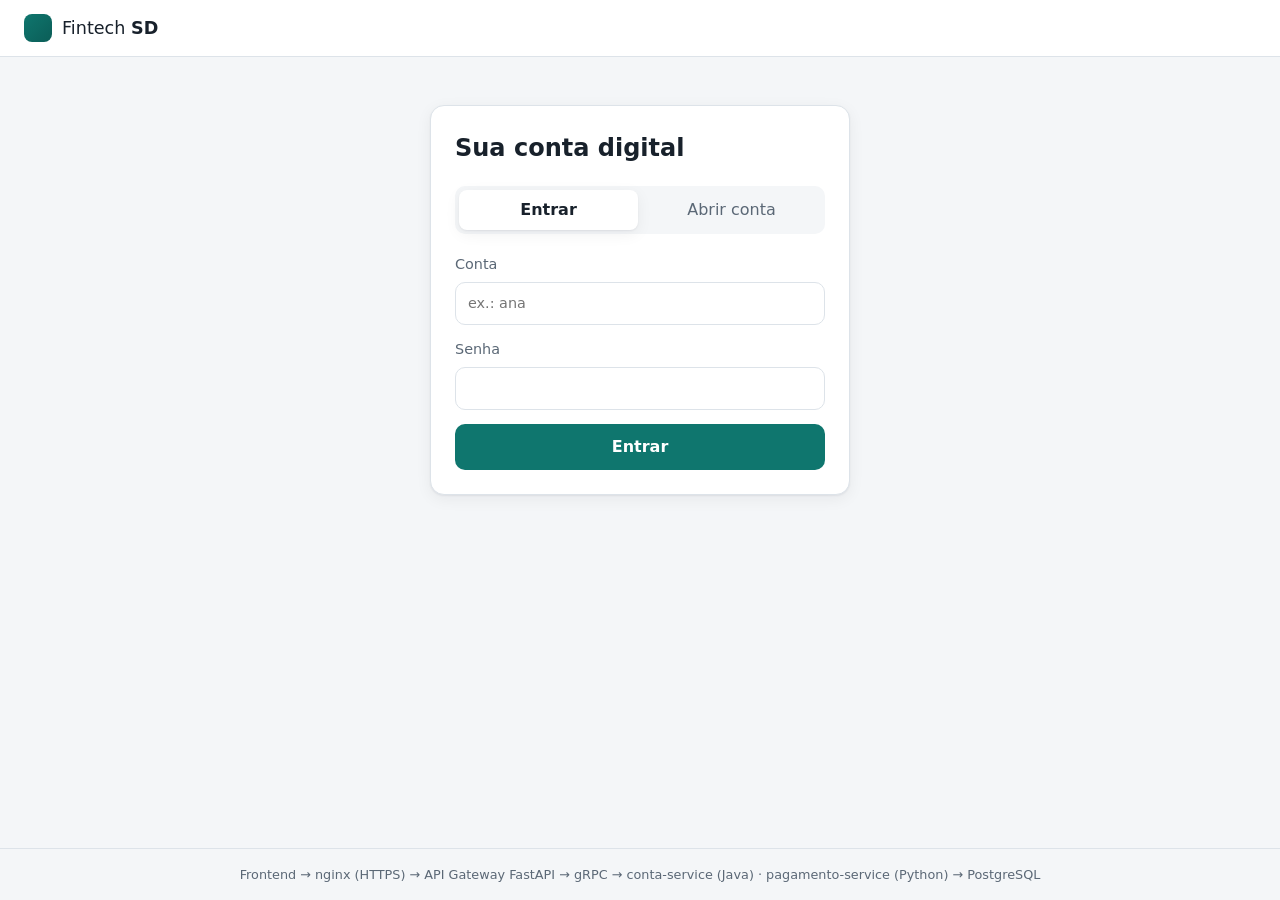
<file: frontend/index.html>
<!doctype html>
<html lang="pt-BR">
<head>
  <meta charset="utf-8">
  <meta name="viewport" content="width=device-width, initial-scale=1">
  <title>Fintech SD</title>
  <link rel="icon" href="data:image/svg+xml,%3Csvg xmlns='http://www.w3.org/2000/svg' viewBox='0 0 32 32'%3E%3Crect width='32' height='32' rx='8' fill='%230f766e'/%3E%3Cpath d='M9 21h14M9 16h14M9 11h9' stroke='white' stroke-width='3' stroke-linecap='round'/%3E%3C/svg%3E">
  <link rel="stylesheet" href="estilos.css">
  <!-- Todo o comportamento fica em app.js (sem script inline, compatível com a CSP do nginx). -->
  <script src="app.js" defer></script>
</head>
<body>
  <header class="topo">
    <div class="marca">
      <span class="marca-icone" aria-hidden="true"></span>
      <span>Fintech <strong>SD</strong></span>
    </div>
    <div id="usuario-topo" class="usuario-topo" hidden>
      <span id="topo-titular"></span>
      <span id="topo-conta" class="conta-id"></span>
      <button id="botao-sair" class="botao botao-fantasma" type="button">Sair</button>
    </div>
  </header>

  <div id="aviso" class="aviso" role="status" aria-live="polite" hidden></div>

  <!-- Tela de acesso: login e abertura de conta -->
  <main id="tela-acesso" class="tela-acesso">
    <section class="cartao cartao-acesso">
      <h1>Sua conta digital</h1>

      <div class="abas" role="tablist">
        <button id="aba-login" class="aba ativa" role="tab" aria-selected="true" type="button">Entrar</button>
        <button id="aba-registro" class="aba" role="tab" aria-selected="false" type="button">Abrir conta</button>
      </div>

      <form id="form-login" class="formulario" novalidate>
        <label>Conta
          <input name="conta" autocomplete="username" placeholder="ex.: ana" required>
        </label>
        <label>Senha
          <input name="senha" type="password" autocomplete="current-password" required>
        </label>
        <button class="botao botao-primario" type="submit">Entrar</button>
      </form>

      <form id="form-registro" class="formulario" novalidate hidden>
        <label>Nome do titular
          <input name="titular" autocomplete="name" placeholder="ex.: Ana Souza" required>
        </label>
        <label>Conta (login)
          <input name="conta" autocomplete="username" placeholder="3 a 30 letras minúsculas, números, . _ -" required>
        </label>
        <label>Senha
          <input name="senha" type="password" autocomplete="new-password" placeholder="mínimo de 8 caracteres" required>
        </label>
        <button class="botao botao-primario" type="submit">Abrir conta</button>
      </form>
    </section>
  </main>

  <!-- Painel da conta autenticada -->
  <main id="tela-painel" class="tela-painel" hidden>
    <section class="cartao cartao-saldo">
      <span class="rotulo">Saldo disponível</span>
      <strong id="saldo" class="saldo">R$ 0,00</strong>
      <button id="botao-atualizar" class="botao botao-fantasma" type="button">Atualizar</button>
    </section>

    <div class="grade-operacoes">
      <section class="cartao">
        <h2>Depositar</h2>
        <form id="form-deposito" class="formulario" novalidate>
          <label>Valor (R$)
            <input name="valor" inputmode="decimal" placeholder="ex.: 1000,00" required>
          </label>
          <button class="botao botao-primario" type="submit">Depositar</button>
        </form>
      </section>

      <section class="cartao">
        <h2>Transferir</h2>
        <form id="form-transferencia" class="formulario" novalidate>
          <label>Conta de destino
            <input name="conta_destino" placeholder="ex.: bruno" required>
          </label>
          <label>Valor (R$)
            <input name="valor" inputmode="decimal" placeholder="ex.: 150,50" required>
          </label>
          <button class="botao botao-primario" type="submit">Transferir</button>
        </form>
      </section>
    </div>

    <section class="cartao">
      <h2>Extrato</h2>
      <div class="tabela-rolagem">
        <table class="extrato">
          <thead>
            <tr><th>Data</th><th>Descrição</th><th>Status</th><th class="num">Valor</th></tr>
          </thead>
          <tbody id="linhas-extrato"></tbody>
        </table>
      </div>
      <p id="extrato-vazio" class="vazio" hidden>Nenhuma transação ainda. Faça um depósito para começar.</p>
    </section>
  </main>

  <footer class="rodape">
    Frontend → nginx (HTTPS) → API Gateway FastAPI → gRPC → conta-service (Java) · pagamento-service (Python) → PostgreSQL
  </footer>
</body>
</html>
</file>
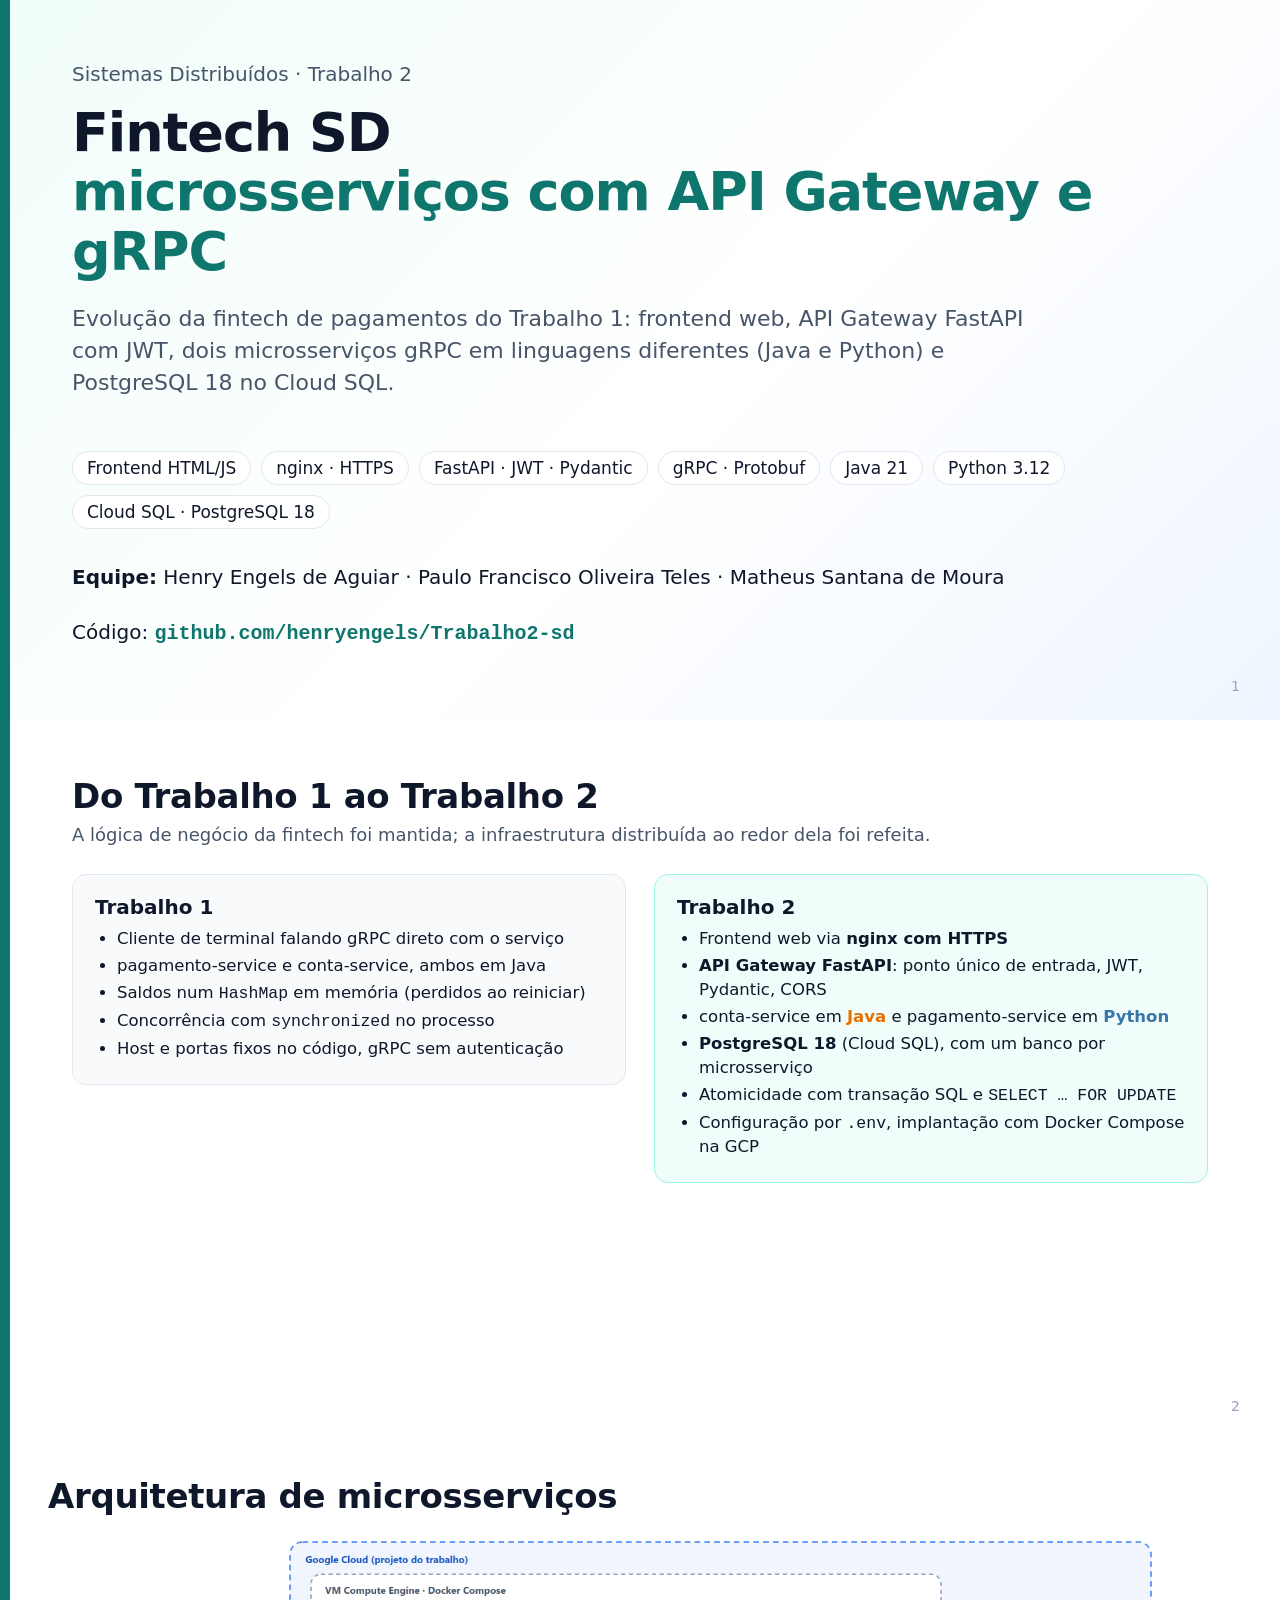
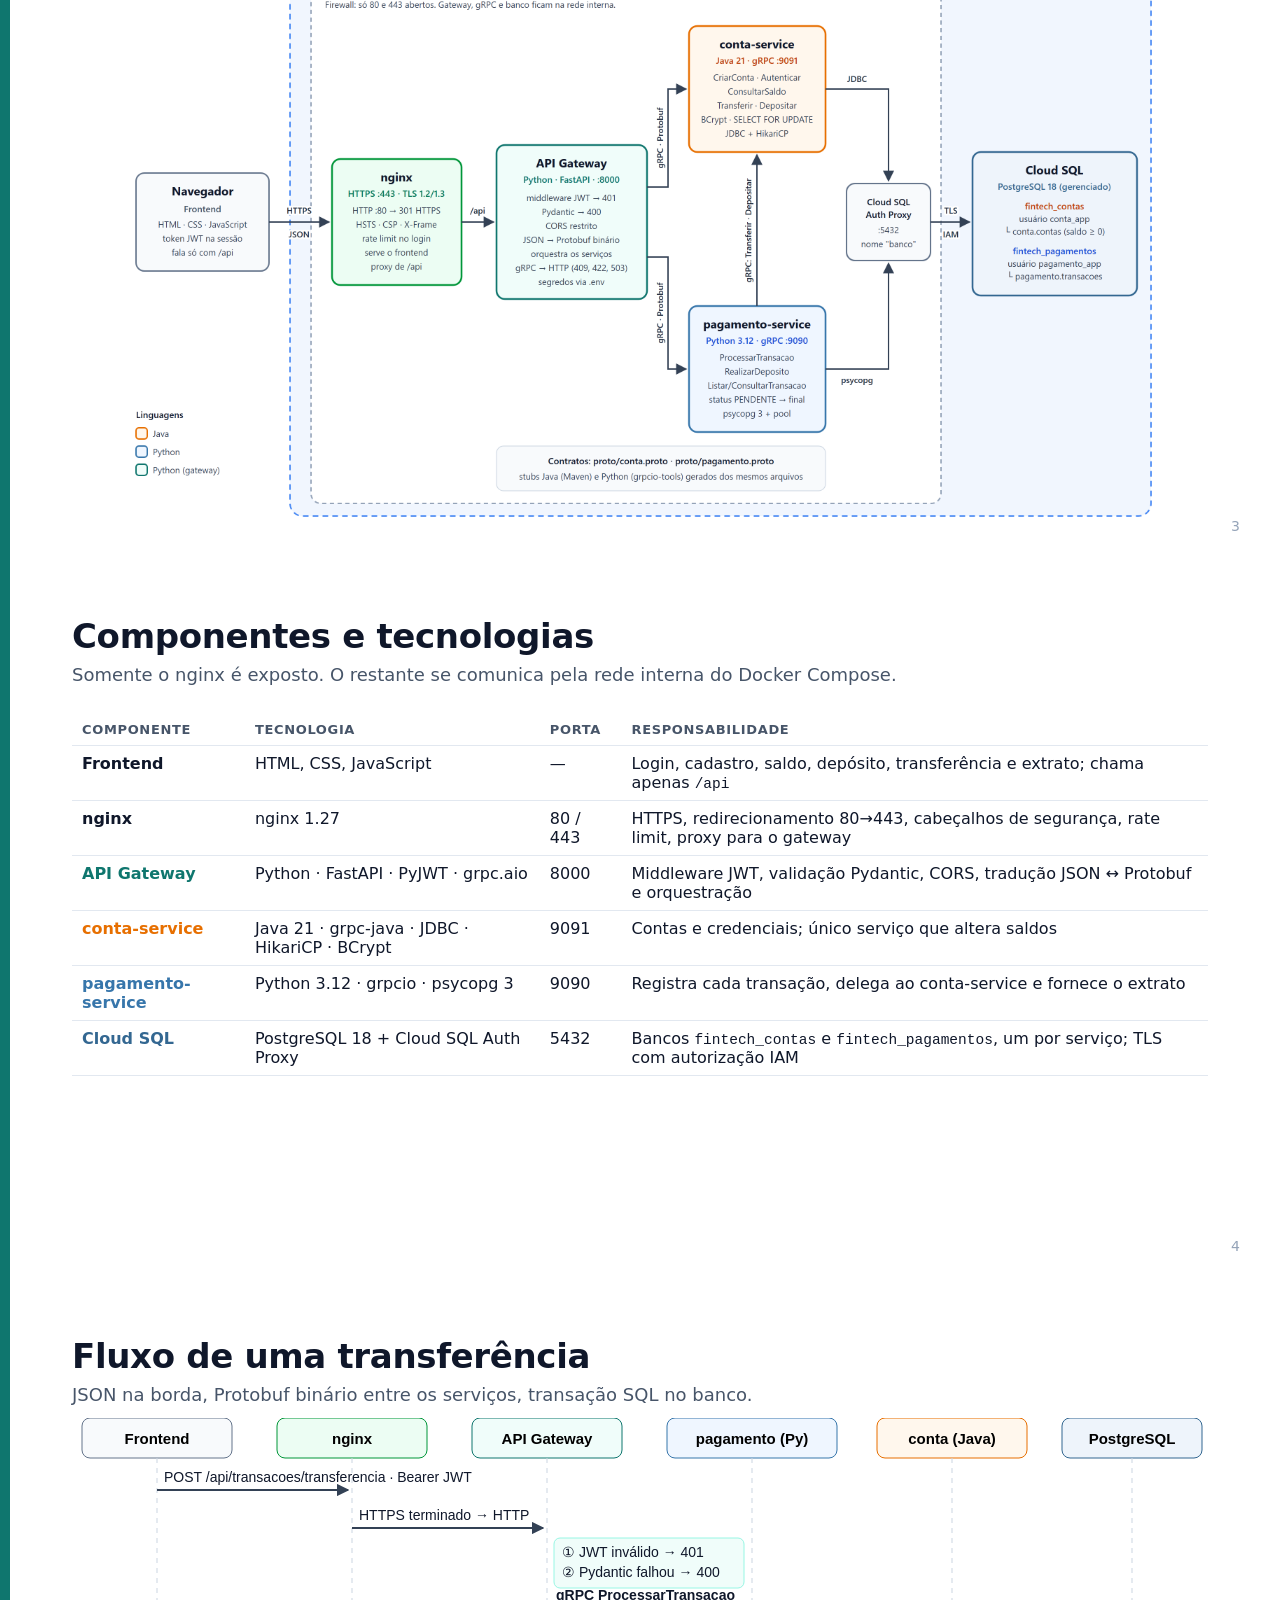
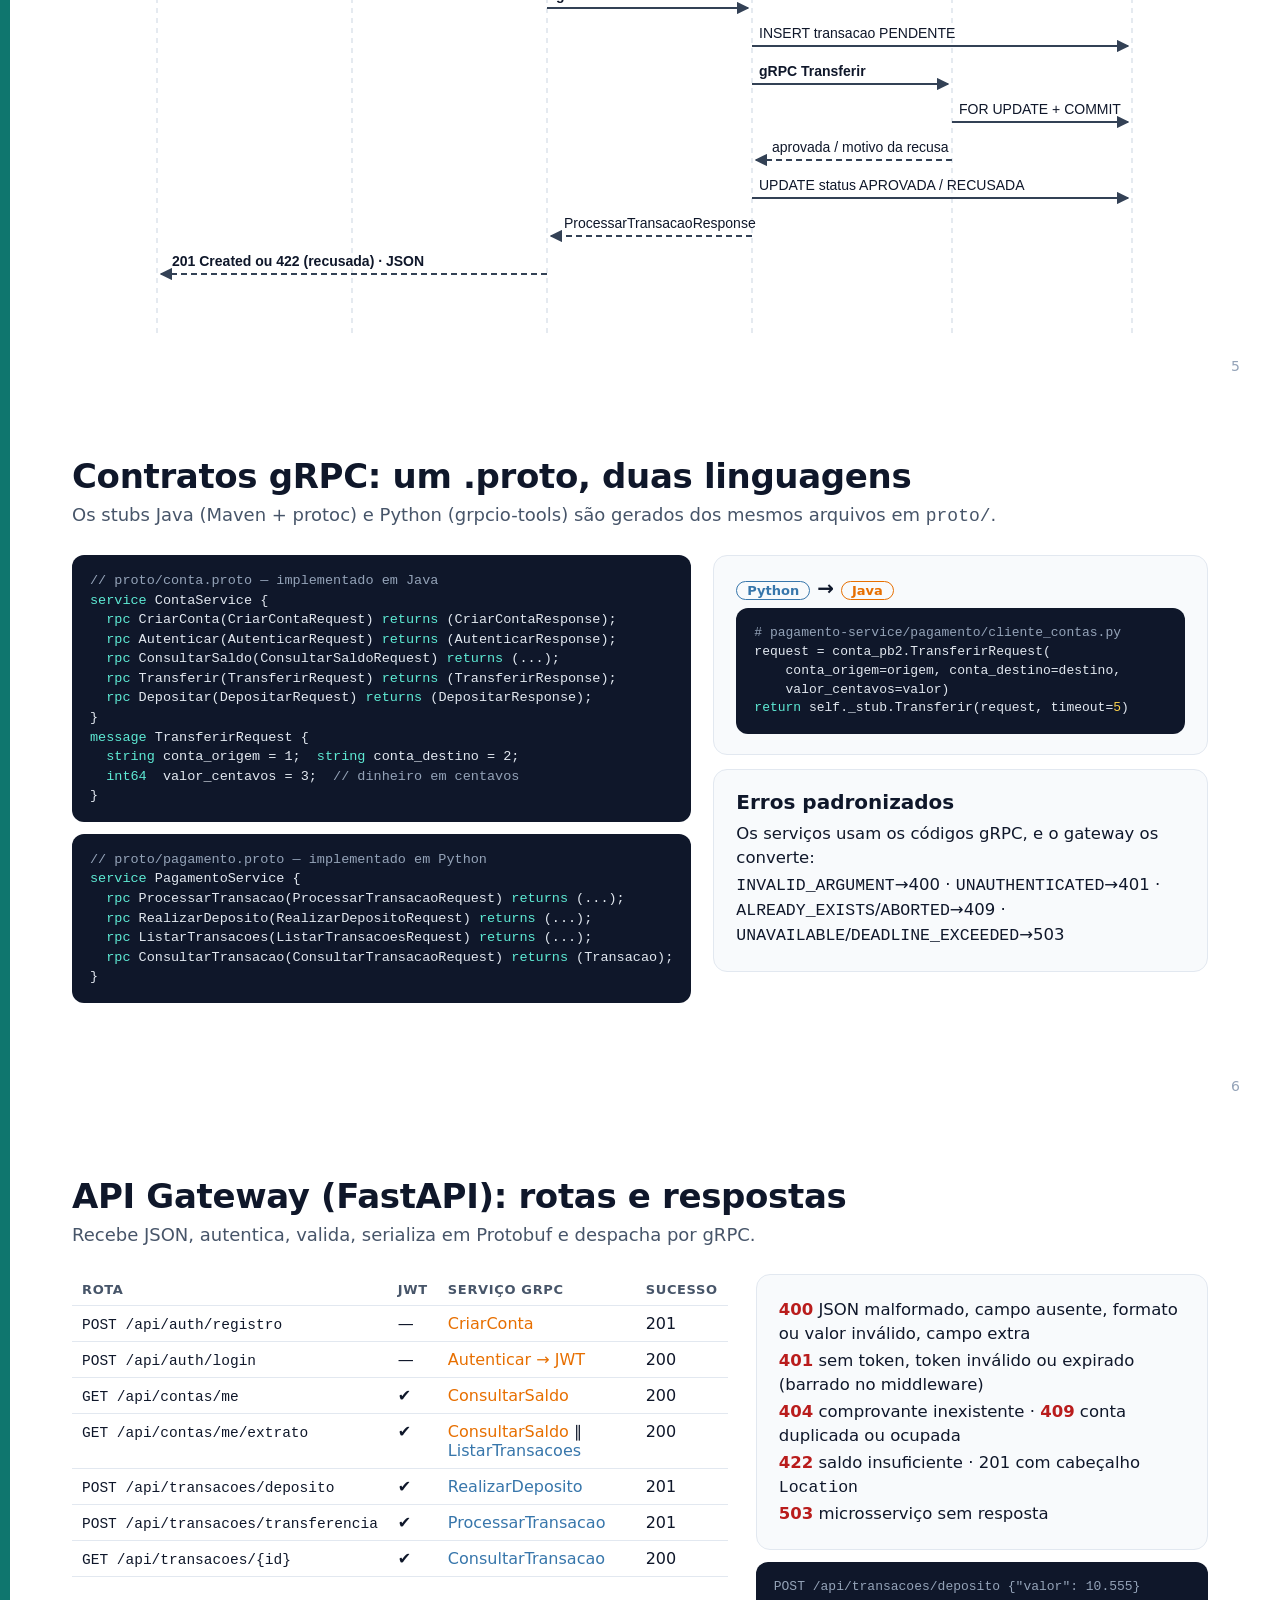
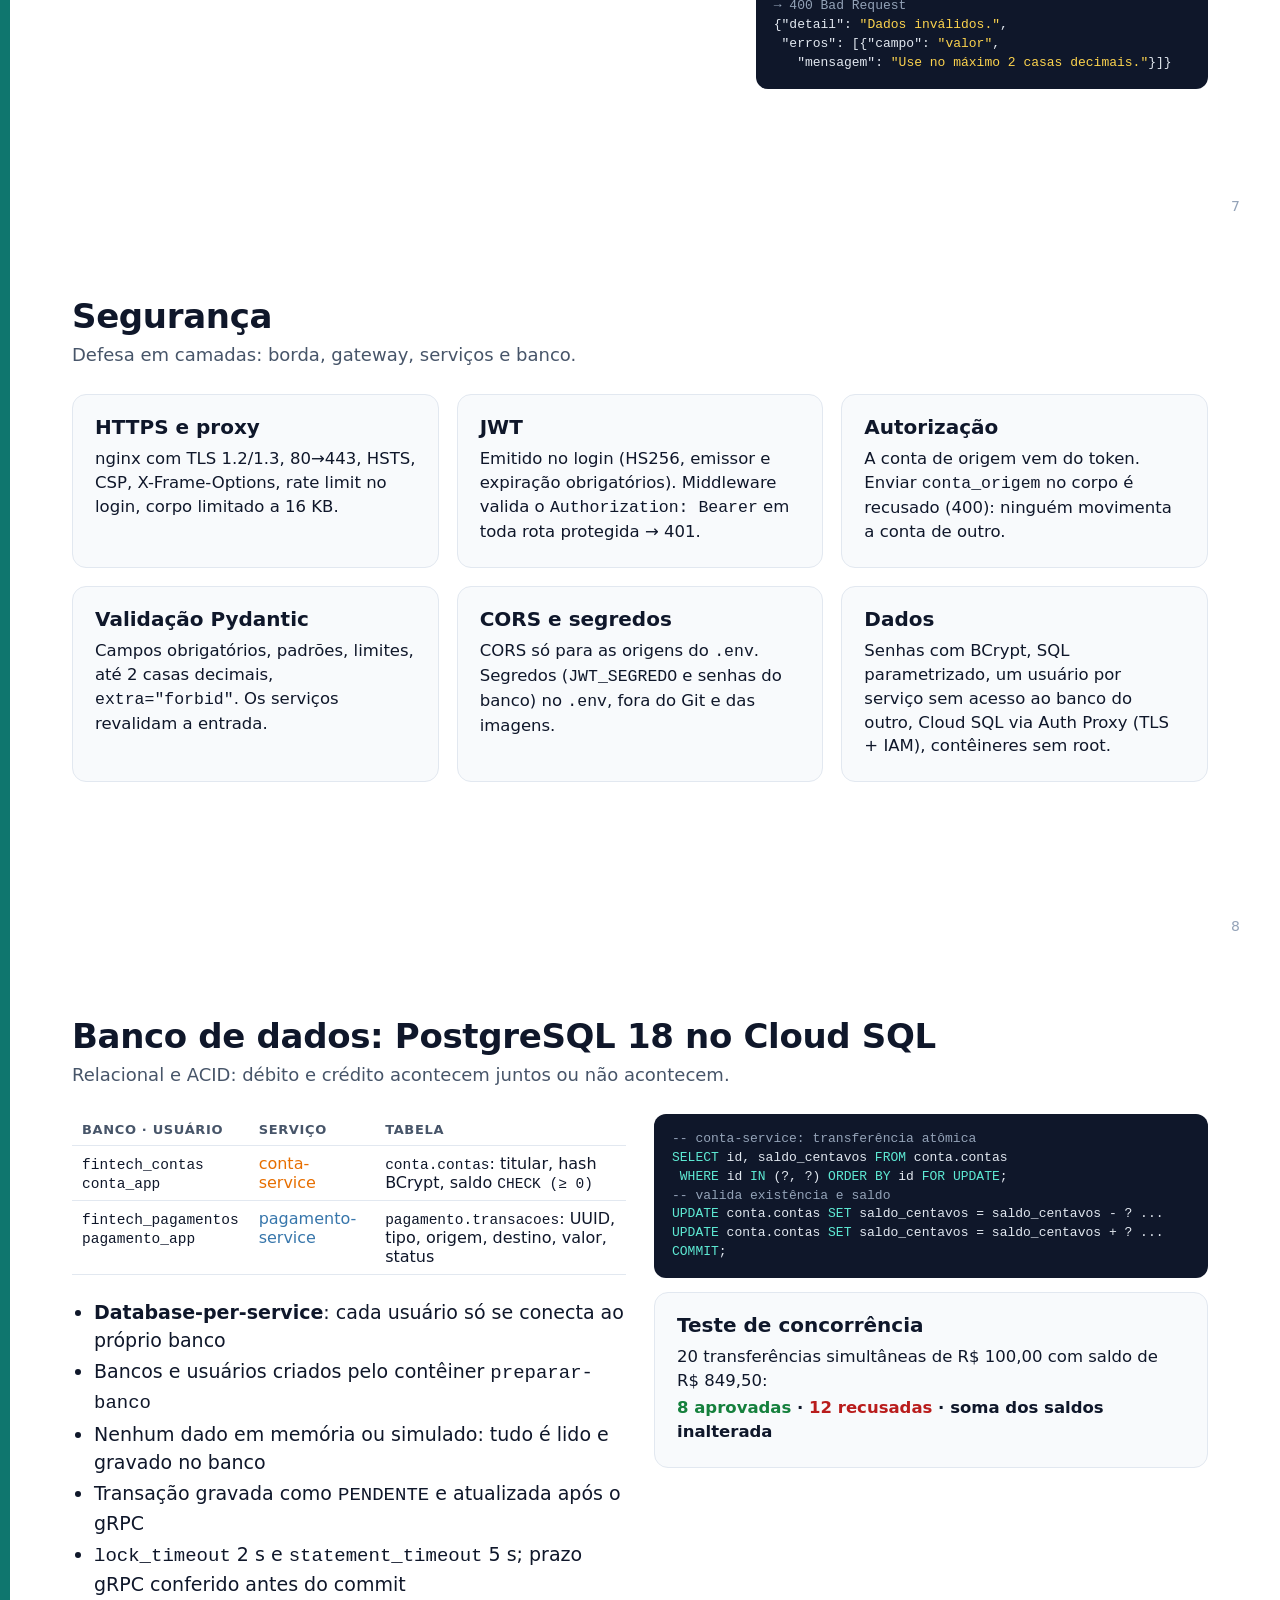
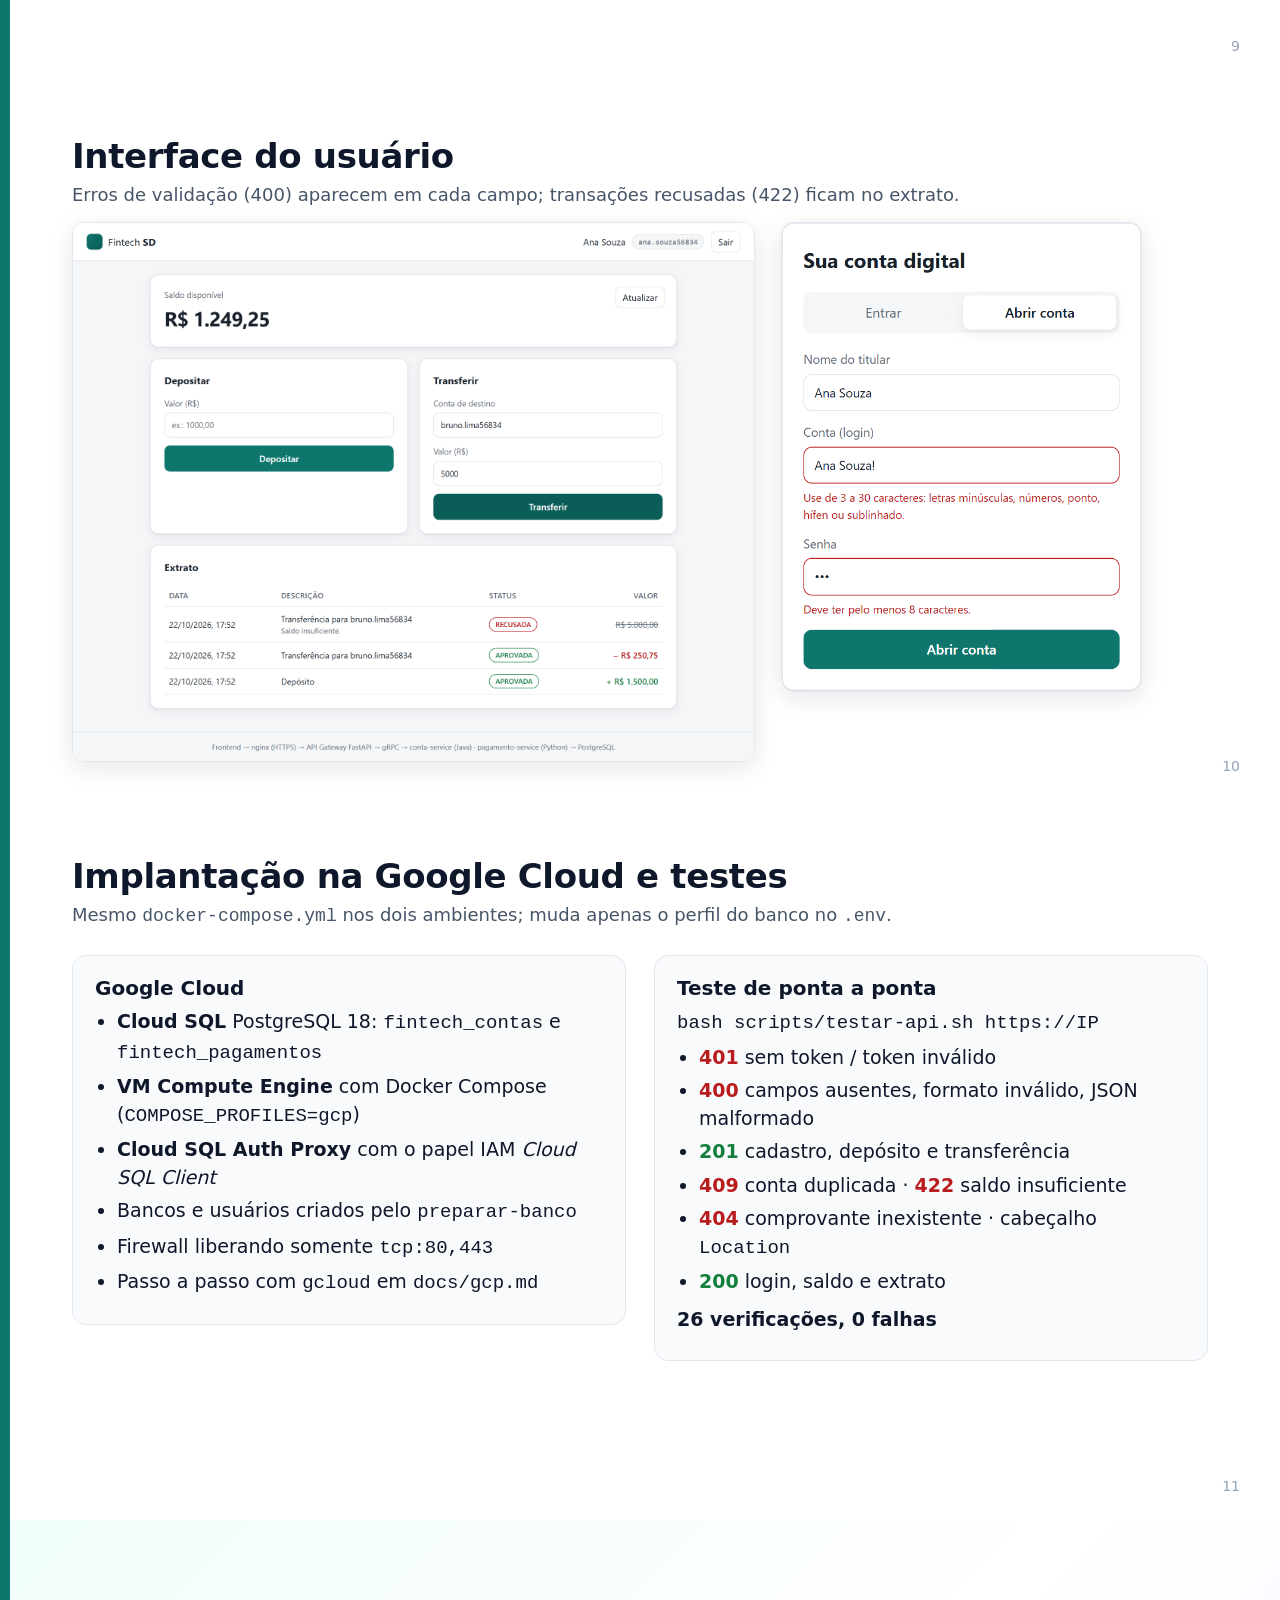
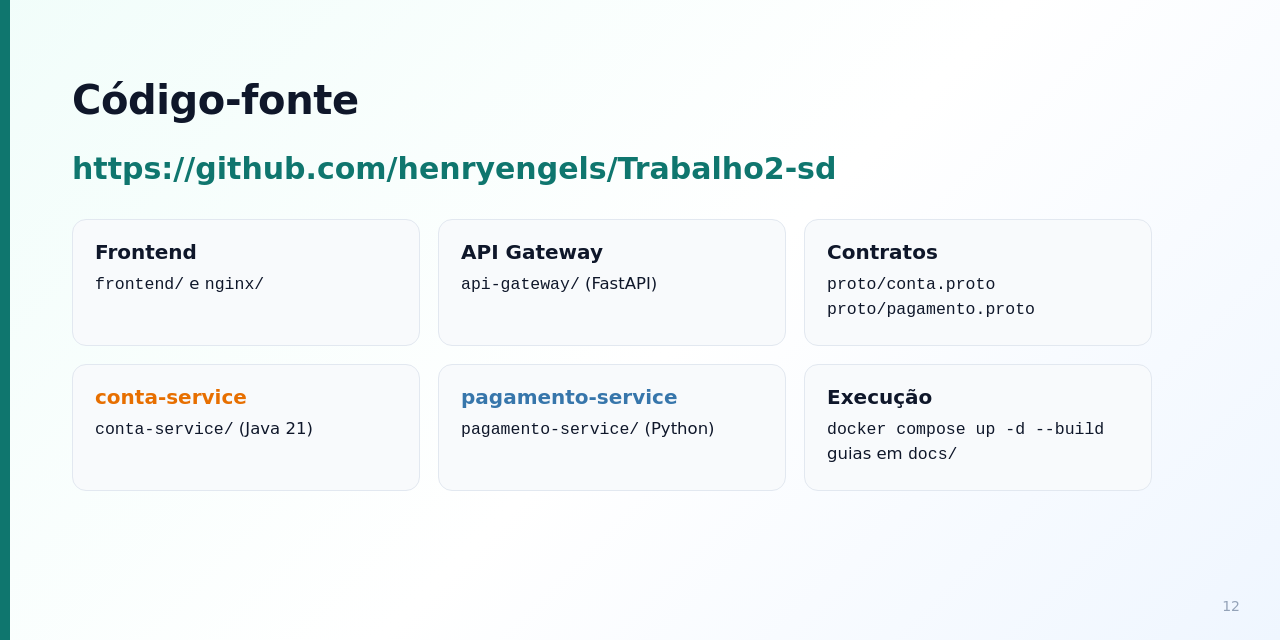
<file: docs/apresentacao.html>
<!doctype html>
<html lang="pt-BR">
<head>
<meta charset="utf-8">
<title>Fintech SD — Trabalho 2 de Sistemas Distribuídos</title>
<!-- Fonte da apresentação. Para gerar o PDF (Windows, na pasta docs):
     "C:\Program Files (x86)\Microsoft\Edge\Application\msedge.exe" --headless=new --no-pdf-header-footer
       --print-to-pdf="%CD%\apresentacao.pdf" "%CD%\apresentacao.html" -->
<style>
  @page { size: 1280px 720px; margin: 0; }
  :root {
    --tinta: #0f172a; --suave: #475569; --linha: #e2e8f0; --fundo: #f8fafc;
    --teal: #0f766e; --teal-claro: #f0fdfa; --java: #e76f00; --java-claro: #fff7ed;
    --py: #3776ab; --py-claro: #eff6ff; --pg: #336791; --verde: #15803d; --vermelho: #b91c1c;
  }
  * { box-sizing: border-box; }
  html, body { margin: 0; padding: 0; }
  body { font-family: "Segoe UI", system-ui, sans-serif; color: var(--tinta); -webkit-print-color-adjust: exact; print-color-adjust: exact; }
  .slide {
    width: 1280px; height: 720px; padding: 56px 72px 48px; position: relative; overflow: hidden;
    page-break-after: always; break-after: page; background: #fff; display: flex; flex-direction: column;
  }
  .slide:last-child { page-break-after: auto; break-after: auto; }
  .slide::after {
    content: attr(data-n); position: absolute; right: 40px; bottom: 26px; font-size: 14px; color: #94a3b8;
  }
  .faixa { position: absolute; left: 0; top: 0; bottom: 0; width: 10px; background: var(--teal); }
  h1 { font-size: 54px; line-height: 1.1; margin: 0; letter-spacing: -0.02em; }
  h2 { font-size: 34px; margin: 0 0 6px; letter-spacing: -0.01em; }
  .sub { font-size: 18px; color: var(--suave); margin: 0 0 26px; }
  p, li { font-size: 19px; line-height: 1.45; }
  ul { margin: 0; padding-left: 22px; }
  li { margin: 4px 0; }
  code, .mono { font-family: "Cascadia Code", Consolas, monospace; }
  .grade2 { display: grid; grid-template-columns: 1fr 1fr; gap: 28px; align-items: start; }
  .cartao.grande li, .cartao.grande p { font-size: 19px; margin: 6px 0; }
  td code { white-space: nowrap; font-size: 14.5px; }
  .grade3 { display: grid; grid-template-columns: repeat(3, 1fr); gap: 18px; }
  .cartao { border: 1px solid var(--linha); border-radius: 14px; padding: 20px 22px; background: var(--fundo); }
  .cartao h3 { margin: 0 0 8px; font-size: 20px; }
  .cartao p, .cartao li { font-size: 16.5px; margin: 3px 0; }
  table { border-collapse: collapse; width: 100%; font-size: 16px; }
  th, td { text-align: left; padding: 8px 10px; border-bottom: 1px solid var(--linha); vertical-align: top; }
  th { font-size: 13px; text-transform: uppercase; letter-spacing: .05em; color: var(--suave); }
  .tag { display: inline-block; padding: 1px 10px; border-radius: 999px; font-size: 13px; font-weight: 600; border: 1.5px solid currentColor; }
  .java { color: var(--java); } .py { color: var(--py); } .gw { color: var(--teal); } .pg { color: var(--pg); }
  .ok { color: var(--verde); font-weight: 700; } .erro { color: var(--vermelho); font-weight: 700; }
  pre { margin: 0; font-size: 13.5px; line-height: 1.45; background: #0f172a; color: #e2e8f0; border-radius: 12px; padding: 16px 18px; overflow: hidden; }
  pre .c { color: #94a3b8; } pre .k { color: #5eead4; } pre .s { color: #fcd34d; }
  .destaque { font-size: 22px; font-weight: 600; }
  .link { font-size: 30px; font-weight: 700; color: var(--teal); }
  .capa { justify-content: center; background: linear-gradient(135deg, #f0fdfa 0%, #ffffff 55%, #eff6ff 100%); }
  .capa .chips { display: flex; gap: 10px; flex-wrap: wrap; margin-top: 30px; }
  .capa .chips span { font-size: 17px; padding: 6px 14px; border-radius: 999px; background: #fff; border: 1px solid var(--linha); }
  .seq text { font-family: "Segoe UI", sans-serif; }
  img.tela { border: 1px solid var(--linha); border-radius: 12px; box-shadow: 0 6px 24px rgb(15 23 42 / 10%); }
</style>
</head>
<body>

<!-- 1. Capa -->
<section class="slide capa" data-n="1">
  <div class="faixa"></div>
  <p class="sub" style="margin:0 0 14px;font-size:20px;">Sistemas Distribuídos · Trabalho 2</p>
  <h1>Fintech SD<br><span style="color:var(--teal)">microsserviços com API Gateway e gRPC</span></h1>
  <p style="font-size:22px;color:var(--suave);max-width:980px;margin-top:22px;">
    Evolução da fintech de pagamentos do Trabalho 1: frontend web, API Gateway FastAPI com JWT, dois
    microsserviços gRPC em linguagens diferentes (Java e Python) e PostgreSQL 18 no Cloud SQL.
  </p>
  <div class="chips">
    <span>Frontend HTML/JS</span><span>nginx · HTTPS</span><span>FastAPI · JWT · Pydantic</span>
    <span>gRPC · Protobuf</span><span>Java 21</span><span>Python 3.12</span><span>Cloud SQL · PostgreSQL 18</span>
  </div>
  <p style="margin-top:34px;font-size:20px;"><b>Equipe:</b> Henry Engels de Aguiar · Paulo Francisco Oliveira Teles · Matheus Santana de Moura</p>
  <p style="margin-top:6px;font-size:20px;">Código: <span class="mono" style="color:var(--teal);font-weight:600">github.com/henryengels/Trabalho2-sd</span></p>
</section>

<!-- 2. Objetivo e evolução -->
<section class="slide" data-n="2">
  <div class="faixa"></div>
  <h2>Do Trabalho 1 ao Trabalho 2</h2>
  <p class="sub">A lógica de negócio da fintech foi mantida; a infraestrutura distribuída ao redor dela foi refeita.</p>
  <div class="grade2">
    <div class="cartao">
      <h3>Trabalho 1</h3>
      <ul>
        <li>Cliente de terminal falando gRPC direto com o serviço</li>
        <li>pagamento-service e conta-service, ambos em Java</li>
        <li>Saldos num <code>HashMap</code> em memória (perdidos ao reiniciar)</li>
        <li>Concorrência com <code>synchronized</code> no processo</li>
        <li>Host e portas fixos no código, gRPC sem autenticação</li>
      </ul>
    </div>
    <div class="cartao" style="background:var(--teal-claro);border-color:#99f6e4">
      <h3>Trabalho 2</h3>
      <ul>
        <li>Frontend web via <b>nginx com HTTPS</b></li>
        <li><b>API Gateway FastAPI</b>: ponto único de entrada, JWT, Pydantic, CORS</li>
        <li>conta-service em <b class="java">Java</b> e pagamento-service em <b class="py">Python</b></li>
        <li><b>PostgreSQL 18</b> (Cloud SQL), com um banco por microsserviço</li>
        <li>Atomicidade com transação SQL e <code>SELECT … FOR UPDATE</code></li>
        <li>Configuração por <code>.env</code>, implantação com Docker Compose na GCP</li>
      </ul>
    </div>
  </div>
</section>

<!-- 3. Arquitetura -->
<section class="slide" data-n="3" style="padding:36px 48px 30px;">
  <div class="faixa"></div>
  <h2 style="margin-bottom:12px;">Arquitetura de microsserviços</h2>
  <div style="flex:1;display:flex;align-items:center;justify-content:center;min-height:0;">
    <img src="arquitetura.png" alt="Arquitetura" style="max-width:100%;max-height:100%;">
  </div>
</section>

<!-- 4. Componentes -->
<section class="slide" data-n="4">
  <div class="faixa"></div>
  <h2>Componentes e tecnologias</h2>
  <p class="sub">Somente o nginx é exposto. O restante se comunica pela rede interna do Docker Compose.</p>
  <table>
    <tr><th>Componente</th><th>Tecnologia</th><th>Porta</th><th>Responsabilidade</th></tr>
    <tr><td><b>Frontend</b></td><td>HTML, CSS, JavaScript</td><td>—</td><td>Login, cadastro, saldo, depósito, transferência e extrato; chama apenas <code>/api</code></td></tr>
    <tr><td><b>nginx</b></td><td>nginx 1.27</td><td>80 / 443</td><td>HTTPS, redirecionamento 80→443, cabeçalhos de segurança, rate limit, proxy para o gateway</td></tr>
    <tr><td><b class="gw">API Gateway</b></td><td>Python · FastAPI · PyJWT · grpc.aio</td><td>8000</td><td>Middleware JWT, validação Pydantic, CORS, tradução JSON ↔ Protobuf e orquestração</td></tr>
    <tr><td><b class="java">conta-service</b></td><td>Java 21 · grpc-java · JDBC · HikariCP · BCrypt</td><td>9091</td><td>Contas e credenciais; único serviço que altera saldos</td></tr>
    <tr><td><b class="py">pagamento-service</b></td><td>Python 3.12 · grpcio · psycopg 3</td><td>9090</td><td>Registra cada transação, delega ao conta-service e fornece o extrato</td></tr>
    <tr><td><b class="pg">Cloud SQL</b></td><td>PostgreSQL 18 + Cloud SQL Auth Proxy</td><td>5432</td><td>Bancos <code>fintech_contas</code> e <code>fintech_pagamentos</code>, um por serviço; TLS com autorização IAM</td></tr>
  </table>
</section>

<!-- 5. Fluxo de uma transferência -->
<section class="slide" data-n="5" style="padding-bottom:30px;">
  <div class="faixa"></div>
  <h2>Fluxo de uma transferência</h2>
  <p class="sub" style="margin-bottom:10px;">JSON na borda, Protobuf binário entre os serviços, transação SQL no banco.</p>
  <svg class="seq" viewBox="0 0 1136 520" width="1136" height="520">
    <defs><marker id="p" viewBox="0 0 10 10" refX="9" refY="5" markerWidth="7" markerHeight="7" orient="auto"><path d="M0,0 L10,5 L0,10z" fill="#334155"/></marker></defs>
    <g font-size="15" font-weight="700" text-anchor="middle">
      <rect x="10" y="0" width="150" height="40" rx="8" fill="#f8fafc" stroke="#64748b"/><text x="85" y="26">Frontend</text>
      <rect x="205" y="0" width="150" height="40" rx="8" fill="#ecfdf3" stroke="#009639"/><text x="280" y="26">nginx</text>
      <rect x="400" y="0" width="150" height="40" rx="8" fill="#f0fdfa" stroke="#0f766e"/><text x="475" y="26">API Gateway</text>
      <rect x="595" y="0" width="170" height="40" rx="8" fill="#eff6ff" stroke="#3776ab"/><text x="680" y="26">pagamento (Py)</text>
      <rect x="805" y="0" width="150" height="40" rx="8" fill="#fff7ed" stroke="#e76f00"/><text x="880" y="26">conta (Java)</text>
      <rect x="990" y="0" width="140" height="40" rx="8" fill="#eef4fb" stroke="#336791"/><text x="1060" y="26">PostgreSQL</text>
    </g>
    <g stroke="#cbd5e1" stroke-dasharray="5 5"><line x1="85" y1="40" x2="85" y2="515"/><line x1="280" y1="40" x2="280" y2="515"/><line x1="475" y1="40" x2="475" y2="515"/><line x1="680" y1="40" x2="680" y2="515"/><line x1="880" y1="40" x2="880" y2="515"/><line x1="1060" y1="40" x2="1060" y2="515"/></g>
    <g stroke="#334155" stroke-width="1.8" fill="none" marker-end="url(#p)">
      <line x1="85" y1="72" x2="276" y2="72"/>
      <line x1="280" y1="110" x2="471" y2="110"/>
      <line x1="475" y1="190" x2="676" y2="190"/>
      <line x1="680" y1="228" x2="1056" y2="228"/>
      <line x1="680" y1="266" x2="876" y2="266"/>
      <line x1="880" y1="304" x2="1056" y2="304"/>
      <line x1="880" y1="342" x2="684" y2="342" stroke-dasharray="6 4"/>
      <line x1="680" y1="380" x2="1056" y2="380"/>
      <line x1="680" y1="418" x2="479" y2="418" stroke-dasharray="6 4"/>
      <line x1="475" y1="456" x2="89" y2="456" stroke-dasharray="6 4"/>
    </g>
    <g font-size="14" fill="#0f172a">
      <text x="92" y="64">POST /api/transacoes/transferencia · Bearer JWT</text>
      <text x="287" y="102">HTTPS terminado → HTTP</text>
      <rect x="482" y="120" width="190" height="50" rx="6" fill="#f0fdfa" stroke="#99f6e4"/>
      <text x="490" y="139">① JWT inválido → 401</text>
      <text x="490" y="159">② Pydantic falhou → 400</text>
      <text x="484" y="182" font-weight="600">gRPC ProcessarTransacao</text>
      <text x="687" y="220">INSERT transacao PENDENTE</text>
      <text x="687" y="258" font-weight="600">gRPC Transferir</text>
      <text x="887" y="296">FOR UPDATE + COMMIT</text>
      <text x="700" y="334">aprovada / motivo da recusa</text>
      <text x="687" y="372">UPDATE status APROVADA / RECUSADA</text>
      <text x="492" y="410">ProcessarTransacaoResponse</text>
      <text x="100" y="448" font-weight="600">201 Created  ou  422 (recusada) · JSON</text>
    </g>
  </svg>
</section>

<!-- 6. Contratos gRPC -->
<section class="slide" data-n="6">
  <div class="faixa"></div>
  <h2>Contratos gRPC: um .proto, duas linguagens</h2>
  <p class="sub">Os stubs Java (Maven + protoc) e Python (grpcio-tools) são gerados dos mesmos arquivos em <code>proto/</code>.</p>
  <div class="grade2" style="gap:22px;">
    <div style="display:flex;flex-direction:column;gap:12px;min-height:0;">
<pre><span class="c">// proto/conta.proto — implementado em Java</span>
<span class="k">service</span> ContaService {
  <span class="k">rpc</span> CriarConta(CriarContaRequest) <span class="k">returns</span> (CriarContaResponse);
  <span class="k">rpc</span> Autenticar(AutenticarRequest) <span class="k">returns</span> (AutenticarResponse);
  <span class="k">rpc</span> ConsultarSaldo(ConsultarSaldoRequest) <span class="k">returns</span> (...);
  <span class="k">rpc</span> Transferir(TransferirRequest) <span class="k">returns</span> (TransferirResponse);
  <span class="k">rpc</span> Depositar(DepositarRequest) <span class="k">returns</span> (DepositarResponse);
}
<span class="k">message</span> TransferirRequest {
  <span class="k">string</span> conta_origem = 1;  <span class="k">string</span> conta_destino = 2;
  <span class="k">int64</span>  valor_centavos = 3;  <span class="c">// dinheiro em centavos</span>
}</pre>
<pre><span class="c">// proto/pagamento.proto — implementado em Python</span>
<span class="k">service</span> PagamentoService {
  <span class="k">rpc</span> ProcessarTransacao(ProcessarTransacaoRequest) <span class="k">returns</span> (...);
  <span class="k">rpc</span> RealizarDeposito(RealizarDepositoRequest) <span class="k">returns</span> (...);
  <span class="k">rpc</span> ListarTransacoes(ListarTransacoesRequest) <span class="k">returns</span> (...);
  <span class="k">rpc</span> ConsultarTransacao(ConsultarTransacaoRequest) <span class="k">returns</span> (Transacao);
}</pre>
    </div>
    <div style="display:flex;flex-direction:column;gap:14px;">
      <div class="cartao">
        <h3><span class="tag py">Python</span> → <span class="tag java">Java</span></h3>
<pre style="font-size:13px;"><span class="c"># pagamento-service/pagamento/cliente_contas.py</span>
request = conta_pb2.TransferirRequest(
    conta_origem=origem, conta_destino=destino,
    valor_centavos=valor)
<span class="k">return</span> self._stub.Transferir(request, timeout=<span class="s">5</span>)</pre>
      </div>
      <div class="cartao">
        <h3>Erros padronizados</h3>
        <p>Os serviços usam os códigos gRPC, e o gateway os converte:</p>
        <p><code>INVALID_ARGUMENT</code>→400 · <code>UNAUTHENTICATED</code>→401 · <code>ALREADY_EXISTS</code>/<code>ABORTED</code>→409 · <code>UNAVAILABLE</code>/<code>DEADLINE_EXCEEDED</code>→503</p>
      </div>
    </div>
  </div>
</section>

<!-- 7. API Gateway -->
<section class="slide" data-n="7">
  <div class="faixa"></div>
  <h2>API Gateway (FastAPI): rotas e respostas</h2>
  <p class="sub">Recebe JSON, autentica, valida, serializa em Protobuf e despacha por gRPC.</p>
  <div class="grade2" style="grid-template-columns:1.45fr 1fr;">
    <table>
      <tr><th>Rota</th><th>JWT</th><th>Serviço gRPC</th><th>Sucesso</th></tr>
      <tr><td><code>POST /api/auth/registro</code></td><td>—</td><td class="java">CriarConta</td><td>201</td></tr>
      <tr><td><code>POST /api/auth/login</code></td><td>—</td><td class="java">Autenticar → JWT</td><td>200</td></tr>
      <tr><td><code>GET /api/contas/me</code></td><td>✔</td><td class="java">ConsultarSaldo</td><td>200</td></tr>
      <tr><td><code>GET /api/contas/me/extrato</code></td><td>✔</td><td><span class="java">ConsultarSaldo</span> ∥ <span class="py">ListarTransacoes</span></td><td>200</td></tr>
      <tr><td><code>POST /api/transacoes/deposito</code></td><td>✔</td><td class="py">RealizarDeposito</td><td>201</td></tr>
      <tr><td><code>POST /api/transacoes/transferencia</code></td><td>✔</td><td class="py">ProcessarTransacao</td><td>201</td></tr>
      <tr><td><code>GET /api/transacoes/{id}</code></td><td>✔</td><td class="py">ConsultarTransacao</td><td>200</td></tr>
    </table>
    <div style="display:flex;flex-direction:column;gap:12px;">
      <div class="cartao">
        <p><span class="erro">400</span> JSON malformado, campo ausente, formato ou valor inválido, campo extra</p>
        <p><span class="erro">401</span> sem token, token inválido ou expirado (barrado no middleware)</p>
        <p><span class="erro">404</span> comprovante inexistente · <span class="erro">409</span> conta duplicada ou ocupada</p>
        <p><span class="erro">422</span> saldo insuficiente · 201 com cabeçalho <code>Location</code></p>
        <p><span class="erro">503</span> microsserviço sem resposta</p>
      </div>
<pre style="font-size:13px;"><span class="c">POST /api/transacoes/deposito {"valor": 10.555}</span>
<span class="c">→ 400 Bad Request</span>
{"detail": <span class="s">"Dados inválidos."</span>,
 "erros": [{"campo": <span class="s">"valor"</span>,
   "mensagem": <span class="s">"Use no máximo 2 casas decimais."</span>}]}</pre>
    </div>
  </div>
</section>

<!-- 8. Segurança -->
<section class="slide" data-n="8">
  <div class="faixa"></div>
  <h2>Segurança</h2>
  <p class="sub">Defesa em camadas: borda, gateway, serviços e banco.</p>
  <div class="grade3">
    <div class="cartao"><h3>HTTPS e proxy</h3><p>nginx com TLS 1.2/1.3, 80→443, HSTS, CSP, X-Frame-Options, rate limit no login, corpo limitado a 16 KB.</p></div>
    <div class="cartao"><h3>JWT</h3><p>Emitido no login (HS256, emissor e expiração obrigatórios). Middleware valida o <code>Authorization: Bearer</code> em toda rota protegida → 401.</p></div>
    <div class="cartao"><h3>Autorização</h3><p>A conta de origem vem do token. Enviar <code>conta_origem</code> no corpo é recusado (400): ninguém movimenta a conta de outro.</p></div>
    <div class="cartao"><h3>Validação Pydantic</h3><p>Campos obrigatórios, padrões, limites, até 2 casas decimais, <code>extra="forbid"</code>. Os serviços revalidam a entrada.</p></div>
    <div class="cartao"><h3>CORS e segredos</h3><p>CORS só para as origens do <code>.env</code>. Segredos (<code>JWT_SEGREDO</code> e senhas do banco) no <code>.env</code>, fora do Git e das imagens.</p></div>
    <div class="cartao"><h3>Dados</h3><p>Senhas com BCrypt, SQL parametrizado, um usuário por serviço sem acesso ao banco do outro, Cloud SQL via Auth Proxy (TLS + IAM), contêineres sem root.</p></div>
  </div>
</section>

<!-- 9. Banco de dados -->
<section class="slide" data-n="9">
  <div class="faixa"></div>
  <h2>Banco de dados: PostgreSQL 18 no Cloud SQL</h2>
  <p class="sub">Relacional e ACID: débito e crédito acontecem juntos ou não acontecem.</p>
  <div class="grade2">
    <div style="display:flex;flex-direction:column;gap:14px;">
      <table>
        <tr><th>Banco · usuário</th><th>Serviço</th><th>Tabela</th></tr>
        <tr><td><code>fintech_contas</code><br><code>conta_app</code></td><td class="java">conta-service</td><td><code>conta.contas</code>: titular, hash BCrypt, saldo <code>CHECK (≥ 0)</code></td></tr>
        <tr><td><code>fintech_pagamentos</code><br><code>pagamento_app</code></td><td class="py">pagamento-service</td><td><code>pagamento.transacoes</code>: UUID, tipo, origem, destino, valor, status</td></tr>
      </table>
      <ul style="margin-top:6px;">
        <li><b>Database-per-service</b>: cada usuário só se conecta ao próprio banco</li>
        <li>Bancos e usuários criados pelo contêiner <code>preparar-banco</code></li>
        <li>Nenhum dado em memória ou simulado: tudo é lido e gravado no banco</li>
        <li>Transação gravada como <code>PENDENTE</code> e atualizada após o gRPC</li>
        <li><code>lock_timeout</code> 2 s e <code>statement_timeout</code> 5 s; prazo gRPC conferido antes do commit</li>
      </ul>
    </div>
    <div style="display:flex;flex-direction:column;gap:14px;">
<pre style="font-size:13px;"><span class="c">-- conta-service: transferência atômica</span>
<span class="k">SELECT</span> id, saldo_centavos <span class="k">FROM</span> conta.contas
 <span class="k">WHERE</span> id <span class="k">IN</span> (?, ?) <span class="k">ORDER BY</span> id <span class="k">FOR UPDATE</span>;
<span class="c">-- valida existência e saldo</span>
<span class="k">UPDATE</span> conta.contas <span class="k">SET</span> saldo_centavos = saldo_centavos - ? ...
<span class="k">UPDATE</span> conta.contas <span class="k">SET</span> saldo_centavos = saldo_centavos + ? ...
<span class="k">COMMIT</span>;</pre>
      <div class="cartao">
        <h3>Teste de concorrência</h3>
        <p>20 transferências simultâneas de R$ 100,00 com saldo de R$ 849,50:</p>
        <p class="destaque"><span class="ok">8 aprovadas</span> · <span class="erro">12 recusadas</span> · soma dos saldos inalterada</p>
      </div>
    </div>
  </div>
</section>

<!-- 10. Interface -->
<section class="slide" data-n="10" style="padding-bottom:30px;">
  <div class="faixa"></div>
  <h2>Interface do usuário</h2>
  <p class="sub" style="margin-bottom:14px;">Erros de validação (400) aparecem em cada campo; transações recusadas (422) ficam no extrato.</p>
  <div style="display:flex;gap:26px;flex:1;min-height:0;align-items:flex-start;">
    <img class="tela" src="img/tela-painel.png" alt="Painel" style="height:540px;">
    <img class="tela" src="img/tela-validacao.png" alt="Validação" style="height:470px;">
  </div>
</section>

<!-- 11. Implantação e testes -->
<section class="slide" data-n="11">
  <div class="faixa"></div>
  <h2>Implantação na Google Cloud e testes</h2>
  <p class="sub">Mesmo <code>docker-compose.yml</code> nos dois ambientes; muda apenas o perfil do banco no <code>.env</code>.</p>
  <div class="grade2">
    <div class="cartao grande">
      <h3>Google Cloud</h3>
      <ul>
        <li><b>Cloud SQL</b> PostgreSQL 18: <code>fintech_contas</code> e <code>fintech_pagamentos</code></li>
        <li><b>VM Compute Engine</b> com Docker Compose (<code>COMPOSE_PROFILES=gcp</code>)</li>
        <li><b>Cloud SQL Auth Proxy</b> com o papel IAM <i>Cloud SQL Client</i></li>
        <li>Bancos e usuários criados pelo <code>preparar-banco</code></li>
        <li>Firewall liberando somente <code>tcp:80,443</code></li>
        <li>Passo a passo com <code>gcloud</code> em <code>docs/gcp.md</code></li>
      </ul>
    </div>
    <div class="cartao grande">
      <h3>Teste de ponta a ponta</h3>
      <p><code>bash scripts/testar-api.sh https://IP</code></p>
      <ul>
        <li><span class="erro">401</span> sem token / token inválido</li>
        <li><span class="erro">400</span> campos ausentes, formato inválido, JSON malformado</li>
        <li><span class="ok">201</span> cadastro, depósito e transferência</li>
        <li><span class="erro">409</span> conta duplicada · <span class="erro">422</span> saldo insuficiente</li>
        <li><span class="erro">404</span> comprovante inexistente · cabeçalho <code>Location</code></li>
        <li><span class="ok">200</span> login, saldo e extrato</li>
      </ul>
      <p class="destaque" style="margin-top:10px;">26 verificações, 0 falhas</p>
    </div>
  </div>
</section>

<!-- 12. Repositório -->
<section class="slide capa" data-n="12">
  <div class="faixa"></div>
  <h2 style="font-size:40px;">Código-fonte</h2>
  <p class="link" style="margin:18px 0 28px;">https://github.com/henryengels/Trabalho2-sd</p>
  <div class="grade3" style="max-width:1080px;">
    <div class="cartao"><h3>Frontend</h3><p><code>frontend/</code> e <code>nginx/</code></p></div>
    <div class="cartao"><h3>API Gateway</h3><p><code>api-gateway/</code> (FastAPI)</p></div>
    <div class="cartao"><h3>Contratos</h3><p><code>proto/conta.proto</code><br><code>proto/pagamento.proto</code></p></div>
    <div class="cartao"><h3 class="java">conta-service</h3><p><code>conta-service/</code> (Java 21)</p></div>
    <div class="cartao"><h3 class="py">pagamento-service</h3><p><code>pagamento-service/</code> (Python)</p></div>
    <div class="cartao"><h3>Execução</h3><p><code>docker compose up -d --build</code><br>guias em <code>docs/</code></p></div>
  </div>
</section>

</body>
</html>
</file>
<file: frontend/estilos.css>
:root {
  --fundo: #f4f6f8;
  --superficie: #ffffff;
  --texto: #18212b;
  --texto-suave: #5b6876;
  --borda: #dde3e9;
  --primaria: #0f766e;
  --primaria-escura: #0b5d57;
  --positivo: #15803d;
  --negativo: #b91c1c;
  --alerta: #b45309;
  --sombra: 0 1px 2px rgb(16 24 40 / 6%), 0 4px 16px rgb(16 24 40 / 6%);
  --raio: 14px;
  color-scheme: light;
}

@media (prefers-color-scheme: dark) {
  :root {
    --fundo: #0f1419;
    --superficie: #171e26;
    --texto: #e6edf3;
    --texto-suave: #98a6b5;
    --borda: #2a3541;
    --primaria: #2dd4bf;
    --primaria-escura: #14b8a6;
    --positivo: #4ade80;
    --negativo: #f87171;
    --alerta: #fbbf24;
    --sombra: none;
    color-scheme: dark;
  }
}

* { box-sizing: border-box; }

body {
  margin: 0;
  min-height: 100vh;
  display: flex;
  flex-direction: column;
  background: var(--fundo);
  color: var(--texto);
  font: 16px/1.5 system-ui, -apple-system, "Segoe UI", Roboto, sans-serif;
}

[hidden] { display: none !important; }

.topo {
  display: flex;
  align-items: center;
  justify-content: space-between;
  gap: 16px;
  padding: 14px 24px;
  background: var(--superficie);
  border-bottom: 1px solid var(--borda);
}

.marca { display: flex; align-items: center; gap: 10px; font-size: 1.1rem; }
.marca-icone {
  width: 28px; height: 28px; border-radius: 8px;
  background: linear-gradient(135deg, var(--primaria), var(--primaria-escura));
}

.usuario-topo { display: flex; align-items: center; gap: 12px; flex-wrap: wrap; justify-content: flex-end; }
.conta-id {
  font-family: ui-monospace, Consolas, monospace;
  font-size: .85rem;
  color: var(--texto-suave);
  background: var(--fundo);
  border: 1px solid var(--borda);
  border-radius: 999px;
  padding: 2px 10px;
}

main { flex: 1; width: 100%; max-width: 960px; margin: 0 auto; padding: 24px 16px 40px; }

.tela-acesso { display: flex; justify-content: center; align-items: flex-start; padding-top: 48px; }
.tela-painel { display: flex; flex-direction: column; gap: 20px; }

.cartao {
  background: var(--superficie);
  border: 1px solid var(--borda);
  border-radius: var(--raio);
  box-shadow: var(--sombra);
  padding: 24px;
}
.cartao h2 { margin: 0 0 16px; font-size: 1.1rem; }

.cartao-acesso { width: 100%; max-width: 420px; }
.cartao-acesso h1 { margin: 0 0 20px; font-size: 1.5rem; }

.abas { display: flex; gap: 4px; padding: 4px; background: var(--fundo); border-radius: 10px; margin-bottom: 20px; }
.aba {
  flex: 1; border: 0; border-radius: 8px; padding: 8px;
  background: transparent; color: var(--texto-suave); font: inherit; cursor: pointer;
}
.aba.ativa { background: var(--superficie); color: var(--texto); font-weight: 600; box-shadow: var(--sombra); }

.formulario { display: flex; flex-direction: column; gap: 14px; }
.formulario label { display: flex; flex-direction: column; gap: 6px; font-size: .9rem; color: var(--texto-suave); }
.formulario input {
  font: inherit; color: var(--texto);
  background: var(--superficie);
  border: 1px solid var(--borda);
  border-radius: 10px;
  padding: 10px 12px;
}
.formulario input:focus { outline: 2px solid var(--primaria); outline-offset: 1px; border-color: transparent; }
.formulario input.invalido { border-color: var(--negativo); }
.erro-campo { color: var(--negativo); font-size: .82rem; }

.botao { font: inherit; border-radius: 10px; padding: 10px 16px; cursor: pointer; border: 1px solid transparent; }
.botao:disabled { opacity: .6; cursor: progress; }
.botao-primario { background: var(--primaria); color: #fff; font-weight: 600; }
.botao-primario:hover { background: var(--primaria-escura); }
.botao-fantasma { background: transparent; color: var(--texto); border-color: var(--borda); padding: 6px 12px; }
.botao-fantasma:hover { background: var(--fundo); }

.cartao-saldo { display: flex; flex-direction: column; gap: 4px; position: relative; }
.cartao-saldo .botao { position: absolute; top: 20px; right: 20px; }
.rotulo { color: var(--texto-suave); font-size: .9rem; }
.saldo { font-size: 2.2rem; letter-spacing: -.02em; font-variant-numeric: tabular-nums; }

.grade-operacoes { display: grid; grid-template-columns: repeat(auto-fit, minmax(260px, 1fr)); gap: 20px; }

.tabela-rolagem { overflow-x: auto; }
.extrato { width: 100%; border-collapse: collapse; font-size: .92rem; }
.extrato th, .extrato td { padding: 10px 8px; border-bottom: 1px solid var(--borda); text-align: left; white-space: nowrap; }
.extrato th { color: var(--texto-suave); font-weight: 500; font-size: .82rem; text-transform: uppercase; letter-spacing: .04em; }
.extrato .num { text-align: right; font-variant-numeric: tabular-nums; }
.extrato .descricao { white-space: normal; }
.extrato .detalhe { display: block; color: var(--texto-suave); font-size: .82rem; }
.valor-positivo { color: var(--positivo); font-weight: 600; }
.valor-negativo { color: var(--negativo); font-weight: 600; }
.valor-neutro { color: var(--texto-suave); text-decoration: line-through; }

.selo { display: inline-block; border-radius: 999px; padding: 2px 10px; font-size: .78rem; font-weight: 600; border: 1px solid currentColor; }
.selo-APROVADA { color: var(--positivo); }
.selo-RECUSADA { color: var(--negativo); }
.selo-FALHA, .selo-PENDENTE { color: var(--alerta); }

.vazio { color: var(--texto-suave); margin: 12px 0 0; }

.aviso {
  position: fixed; top: 72px; left: 50%; transform: translateX(-50%);
  z-index: 10; max-width: min(560px, calc(100% - 32px));
  padding: 12px 18px; border-radius: 10px; color: #fff;
  box-shadow: 0 8px 24px rgb(0 0 0 / 18%);
}
.aviso-sucesso { background: var(--positivo); }
.aviso-erro { background: var(--negativo); }
@media (prefers-color-scheme: dark) { .aviso { color: #0f1419; } }

.rodape { text-align: center; color: var(--texto-suave); font-size: .8rem; padding: 16px; border-top: 1px solid var(--borda); }

@media (max-width: 560px) {
  .topo { padding: 12px 16px; }
  .cartao { padding: 18px; }
  .saldo { font-size: 1.8rem; }
  .tela-acesso { padding-top: 16px; }
}
</file>
